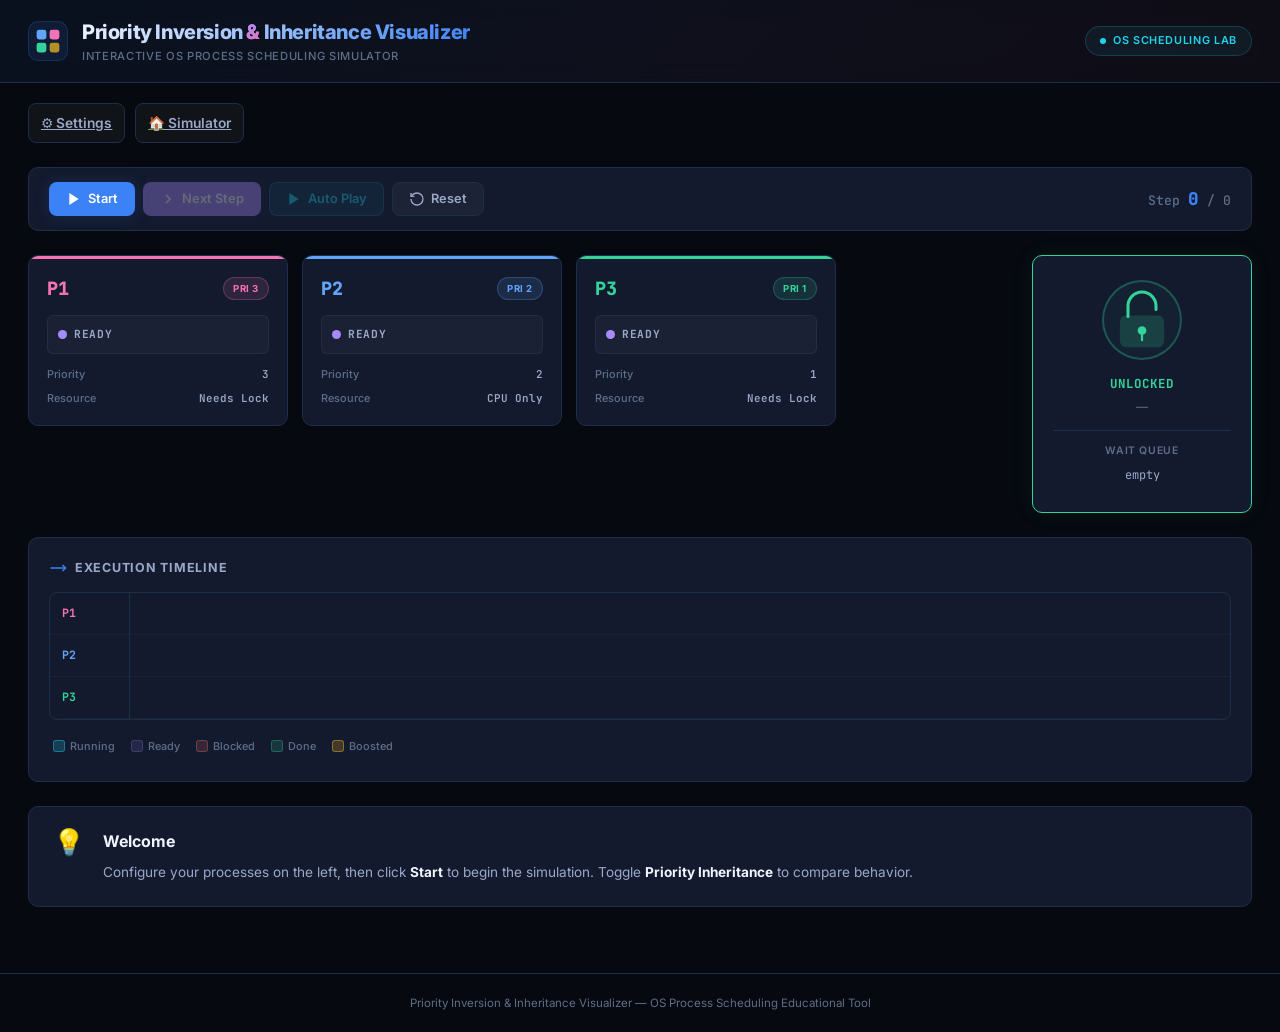
<file: index.html>
<!DOCTYPE html>
<html lang="en">
<head>
    <meta charset="UTF-8">
    <meta name="viewport" content="width=device-width, initial-scale=1.0">
    <meta name="description" content="Interactive educational tool demonstrating priority inversion in OS scheduling and how priority inheritance protocol resolves it.">
    <title>Priority Inversion &amp; Inheritance Visualizer</title>
    <link rel="preconnect" href="https://fonts.googleapis.com">
    <link rel="preconnect" href="https://fonts.gstatic.com" crossorigin>
    <link href="https://fonts.googleapis.com/css2?family=Inter:wght@300;400;500;600;700;800;900&family=JetBrains+Mono:wght@400;500;600;700&display=swap" rel="stylesheet">
    <link rel="stylesheet" href="style.css">
</head>
<body>

    <!-- ===== HEADER ===== -->
    <header id="header">
        <div class="header-inner">
            <div class="logo-group">
                <div class="logo-icon">
                    <svg viewBox="0 0 32 32" fill="none">
                        <rect x="2" y="2" width="12" height="12" rx="3" fill="#60a5fa"/>
                        <rect x="18" y="2" width="12" height="12" rx="3" fill="#f472b6"/>
                        <rect x="2" y="18" width="12" height="12" rx="3" fill="#34d399"/>
                        <rect x="18" y="18" width="12" height="12" rx="3" fill="#fbbf24" opacity=".7"/>
                    </svg>
                </div>
                <div>
                    <h1>Priority Inversion <span>&amp;</span> Inheritance Visualizer</h1>
                    <p class="tagline">Interactive OS Process Scheduling Simulator</p>
                </div>
            </div>
            <div class="header-pill"><span class="live-dot"></span>OS Scheduling Lab</div>
        </div>
    </header>

    <div class="page-actions">
        <a href="settings.html" class="btn btn-ghost">⚙️ Settings</a>
        <a href="index.html" class="btn btn-ghost">🏠 Simulator</a>
    </div>

    <!-- ===== MAIN LAYOUT ===== -->
    <div id="app" class="no-sidebar">

        <!-- CENTER: Visualization -->
        <main id="vizArea">

            <!-- Control Bar -->
            <div class="control-bar">
                <div class="control-btns">
                    <button class="btn btn-primary" id="btnStart" onclick="startSimulation()">
                        <svg width="16" height="16" viewBox="0 0 24 24" fill="currentColor"><polygon points="5,3 19,12 5,21"/></svg>
                        Start
                    </button>
                    <button class="btn btn-accent" id="btnNext" onclick="nextStep()" disabled>
                        <svg width="16" height="16" viewBox="0 0 24 24" fill="none" stroke="currentColor" stroke-width="2.5"><polyline points="9,18 15,12 9,6"/></svg>
                        Next Step
                    </button>
                    <button class="btn btn-cyan" id="btnAuto" onclick="toggleAutoPlay()" disabled>
                        <svg width="16" height="16" viewBox="0 0 24 24" fill="currentColor"><polygon points="5,3 19,12 5,21"/></svg>
                        Auto Play
                    </button>
                    <button class="btn btn-ghost" id="btnReset" onclick="resetSimulation()">
                        <svg width="16" height="16" viewBox="0 0 24 24" fill="none" stroke="currentColor" stroke-width="2"><path d="M3 12a9 9 0 1 0 9-9 9.75 9.75 0 0 0-6.74 2.74L3 8"/><path d="M3 3v5h5"/></svg>
                        Reset
                    </button>
                </div>
                <div class="step-indicator">
                    Step <span id="curStep" class="step-num">0</span> / <span id="totalSteps" class="step-den">0</span>
                </div>
            </div>

            <!-- Process + Resource Visual -->
            <div class="viz-main">
                <!-- Process swim-lane cards -->
                <div class="process-lane" id="processLane"></div>

                <!-- Central Resource Lock -->
                <div class="resource-hub" id="resourceHub">
                    <div class="rh-lock" id="rhLock">
                        <svg id="lockSvg" viewBox="0 0 64 80" width="56" height="70">
                            <path id="shackle" d="M16,36 V24 A16,16 0 0 1 48,24 V36" fill="none" stroke="currentColor" stroke-width="3.5" stroke-linecap="round"/>
                            <rect x="8" y="36" width="48" height="34" rx="6" fill="currentColor" opacity=".18" stroke="currentColor" stroke-width="2.5"/>
                            <circle cx="32" cy="52" r="5" fill="currentColor"/>
                            <line x1="32" y1="57" x2="32" y2="63" stroke="currentColor" stroke-width="2.5" stroke-linecap="round"/>
                        </svg>
                    </div>
                    <div class="rh-status" id="rhStatus">UNLOCKED</div>
                    <div class="rh-owner" id="rhOwner">—</div>
                    <div class="rh-queue-wrap">
                        <span class="rh-queue-label">Wait Queue</span>
                        <div class="rh-queue" id="rhQueue">empty</div>
                    </div>
                </div>
            </div>

            <!-- Gantt Timeline -->
            <div class="gantt-section">
                <h2 class="section-label">
                    <svg width="18" height="18" viewBox="0 0 24 24" fill="none" stroke="currentColor" stroke-width="2"><line x1="2" y1="12" x2="22" y2="12"/><polyline points="18,8 22,12 18,16"/></svg>
                    Execution Timeline
                </h2>
                <div class="gantt-chart" id="ganttChart">
                    <div class="gantt-labels" id="ganttLabels"></div>
                    <div class="gantt-tracks" id="ganttTracks"></div>
                </div>
                <div class="gantt-legend">
                    <span class="gl-item"><i class="gl-c gl-running"></i>Running</span>
                    <span class="gl-item"><i class="gl-c gl-ready"></i>Ready</span>
                    <span class="gl-item"><i class="gl-c gl-blocked"></i>Blocked</span>
                    <span class="gl-item"><i class="gl-c gl-done"></i>Done</span>
                    <span class="gl-item"><i class="gl-c gl-boosted"></i>Boosted</span>
                </div>
            </div>

            <!-- Explanation -->
            <div class="explanation-box" id="explanationBox">
                <div class="exp-icon" id="expIcon">💡</div>
                <div class="exp-body">
                    <h3 id="expTitle">Welcome</h3>
                    <p id="expText">Configure your processes on the left, then click <strong>Start</strong> to begin the simulation. Toggle <strong>Priority Inheritance</strong> to compare behavior.</p>
                </div>
            </div>

            <!-- Comparison (shown after simulation completes) -->
            <div class="comparison-panel" id="comparisonPanel" style="display:none">
                <h2 class="section-label">
                    <svg width="18" height="18" viewBox="0 0 24 24" fill="none" stroke="currentColor" stroke-width="2"><path d="M18 20V10M12 20V4M6 20v-6"/></svg>
                    Comparison: With vs Without Priority Inheritance
                </h2>
                <div class="comp-grid">
                    <div class="comp-card comp-bad">
                        <h3>❌ Without Inheritance</h3>
                        <div class="comp-timeline" id="compWithout"></div>
                        <div class="comp-stats" id="compStatsWithout"></div>
                    </div>
                    <div class="comp-card comp-good">
                        <h3>✅ With Inheritance</h3>
                        <div class="comp-timeline" id="compWith"></div>
                        <div class="comp-stats" id="compStatsWith"></div>
                    </div>
                </div>
            </div>

        </main>
    </div>

    <footer id="footer">
        <p>Priority Inversion &amp; Inheritance Visualizer — OS Process Scheduling Educational Tool</p>
    </footer>

    <script src="script.js"></script>
</body>
</html>
</file>
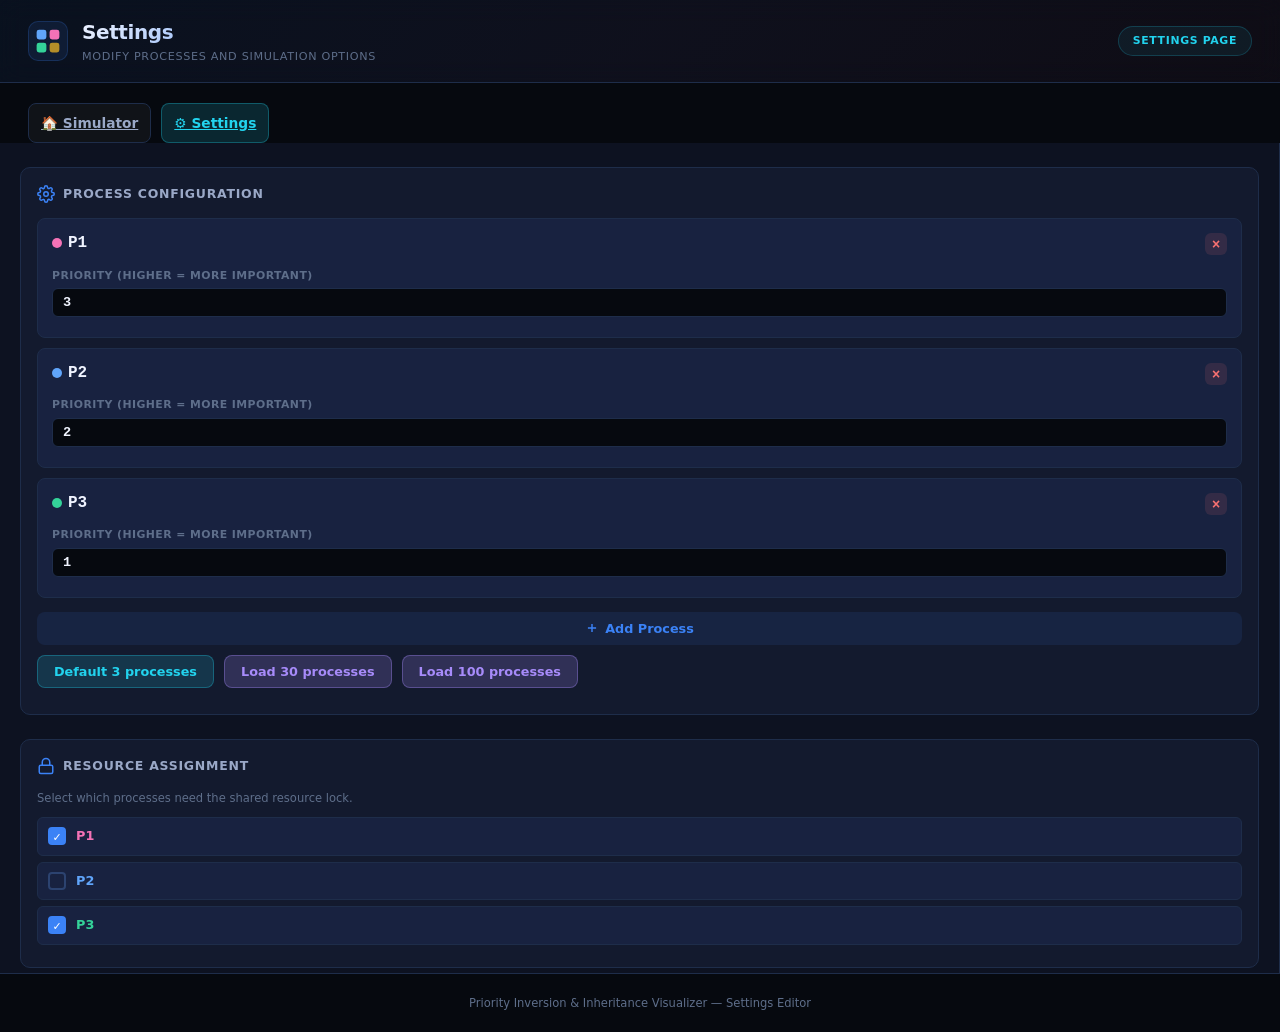
<file: settings.html>
<!DOCTYPE html>
<html lang="en">
<head>
    <meta charset="UTF-8">
    <meta name="viewport" content="width=device-width, initial-scale=1.0">
    <title>Settings - Priority Inversion Visualizer</title>
    <link rel="stylesheet" href="style.css">
</head>
<body>
    <header id="header">
        <div class="header-inner">
            <div class="logo-group">
                <div class="logo-icon">
                    <svg viewBox="0 0 32 32" fill="none">
                        <rect x="2" y="2" width="12" height="12" rx="3" fill="#60a5fa"/>
                        <rect x="18" y="2" width="12" height="12" rx="3" fill="#f472b6"/>
                        <rect x="2" y="18" width="12" height="12" rx="3" fill="#34d399"/>
                        <rect x="18" y="18" width="12" height="12" rx="3" fill="#fbbf24" opacity=".7"/>
                    </svg>
                </div>
                <div>
                    <h1>Settings</h1>
                    <p class="tagline">Modify processes and simulation options</p>
                </div>
            </div>
            <div class="header-pill">Settings Page</div>
        </div>
    </header>

    <div class="page-actions">
        <a href="index.html" class="btn btn-ghost">🏠 Simulator</a>
        <a href="settings.html" class="btn btn-cyan">⚙️ Settings</a>
    </div>

    <div id="app" class="no-sidebar">
        <aside id="configPanel">
            <div class="panel-section">
                <h2 class="panel-title">
                    <svg width="18" height="18" viewBox="0 0 24 24" fill="none" stroke="currentColor" stroke-width="2"><circle cx="12" cy="12" r="3"/><path d="M19.4 15a1.65 1.65 0 0 0 .33 1.82l.06.06a2 2 0 1 1-2.83 2.83l-.06-.06a1.65 1.65 0 0 0-1.82-.33 1.65 1.65 0 0 0-1 1.51V21a2 2 0 0 1-4 0v-.09A1.65 1.65 0 0 0 9 19.4a1.65 1.65 0 0 0-1.82.33l-.06.06a2 2 0 1 1-2.83-2.83l.06-.06A1.65 1.65 0 0 0 4.68 15a1.65 1.65 0 0 0-1.51-1H3a2 2 0 0 1 0-4h.09A1.65 1.65 0 0 0 4.6 9a1.65 1.65 0 0 0-.33-1.82l-.06-.06a2 2 0 1 1 2.83-2.83l.06.06A1.65 1.65 0 0 0 9 4.68a1.65 1.65 0 0 0 1-1.51V3a2 2 0 0 1 4 0v.09a1.65 1.65 0 0 0 1 1.51 1.65 1.65 0 0 0 1.82-.33l.06-.06a2 2 0 1 1 2.83 2.83l-.06.06A1.65 1.65 0 0 0 19.4 9a1.65 1.65 0 0 0 1.51 1H21a2 2 0 0 1 0 4h-.09a1.65 1.65 0 0 0-1.51 1z"/></svg>
                    Process Configuration
                </h2>
                <div id="processListConfig"></div>
                <div class="settings-action-group">
                    <button class="btn btn-add" id="btnAddProcess" onclick="addProcess()">
                        <svg width="14" height="14" viewBox="0 0 24 24" fill="none" stroke="currentColor" stroke-width="2.5"><line x1="12" y1="5" x2="12" y2="19"/><line x1="5" y1="12" x2="19" y2="12"/></svg>
                        Add Process
                    </button>
                    <button class="btn btn-cyan" onclick="setDefaultExample()">Default 3 processes</button>
                    <button class="btn btn-purple" onclick="setBulkExample(30)">Load 30 processes</button>
                    <button class="btn btn-purple" onclick="setBulkExample(100)">Load 100 processes</button>
                </div>
            </div>

            <div class="panel-section">
                <h2 class="panel-title">
                    <svg width="18" height="18" viewBox="0 0 24 24" fill="none" stroke="currentColor" stroke-width="2"><rect x="3" y="11" width="18" height="11" rx="2"/><path d="M7 11V7a5 5 0 0 1 10 0v4"/></svg>
                    Resource Assignment
                </h2>
                <p class="panel-hint">Select which processes need the shared resource lock.</p>
                <div id="resourceAssignment"></div>
            </div>

            <div class="panel-section">
                <h2 class="panel-title">
                    <svg width="18" height="18" viewBox="0 0 24 24" fill="none" stroke="currentColor" stroke-width="2"><path d="M12 20V10M18 20V4M6 20v-4"/></svg>
                    Options
                </h2>
                <div class="toggle-row" id="inheritanceToggle" onclick="toggleInheritance()">
                    <div class="toggle-track"><div class="toggle-thumb"></div></div>
                    <span class="toggle-label">Priority Inheritance</span>
                    <span class="toggle-badge off" id="toggleBadge">OFF</span>
                </div>
                <div class="speed-row">
                    <label>Simulation Speed</label>
                    <div class="speed-slider-group">
                        <input type="range" min="1" max="5" value="3" id="speedSlider" oninput="updateSpeed(this.value)">
                        <span id="speedLabel" class="speed-val">1×</span>
                    </div>
                </div>
            </div>
        </aside>
    </div>

    <footer id="footer">
        <p>Priority Inversion &amp; Inheritance Visualizer — Settings Editor</p>
    </footer>

    <script src="script.js"></script>
</body>
</html>
</file>
<file: style.css>
/* ================================================================
   Priority Inversion Visualizer — Complete Stylesheet
   ================================================================ */

/* ---- Tokens ---- */
:root {
    /* surfaces */
    --bg-body:     #06090f;
    --bg-panel:    #0d1221;
    --bg-card:     #131a2e;
    --bg-card-alt: #182240;
    --bg-hover:    #1b2544;

    /* borders */
    --border:      #1e2d4a;
    --border-hi:   #2c4370;

    /* text */
    --tx-1: #f0f4ff;
    --tx-2: #9aa8c7;
    --tx-3: #5e6e8a;

    /* accents */
    --blue:   #3b82f6;
    --cyan:   #22d3ee;
    --purple: #a78bfa;
    --pink:   #f472b6;
    --green:  #34d399;
    --yellow: #fbbf24;
    --red:    #f87171;
    --orange: #fb923c;

    /* semantic */
    --pri-high:   var(--pink);
    --pri-med:    var(--yellow);
    --pri-low:    var(--green);

    --st-run:     var(--cyan);
    --st-ready:   var(--purple);
    --st-blocked: var(--red);
    --st-done:    var(--green);
    --st-boost:   var(--yellow);

    /* misc */
    --radius:     10px;
    --sans: 'Inter', system-ui, -apple-system, sans-serif;
    --mono: 'JetBrains Mono', 'Fira Code', monospace;
}

/* ---- Reset ---- */
*,*::before,*::after{margin:0;padding:0;box-sizing:border-box}
html{scroll-behavior:smooth}
body{
    font-family:var(--sans);
    background:var(--bg-body);
    color:var(--tx-1);
    line-height:1.6;
    min-height:100vh;
    overflow-x:hidden;
}

/* ================================================================
   HEADER
   ================================================================ */
#header{
    background: linear-gradient(135deg,rgba(59,130,246,.07),rgba(167,139,250,.06),rgba(244,114,182,.04));
    border-bottom:1px solid var(--border);
    padding:16px 28px;
    position:sticky;top:0;z-index:100;
    backdrop-filter:blur(12px);
    -webkit-backdrop-filter:blur(12px);
}
.header-inner{
    max-width:1600px;margin:0 auto;
    display:flex;align-items:center;justify-content:space-between;
}
.logo-group{display:flex;align-items:center;gap:14px}
.logo-icon{
    width:40px;height:40px;display:grid;place-items:center;
    background:rgba(59,130,246,.1);border:1px solid rgba(59,130,246,.2);
    border-radius:10px;animation:logoFloat 3s ease-in-out infinite;
}
.logo-icon svg{width:26px;height:26px}
@keyframes logoFloat{0%,100%{transform:translateY(0)}50%{transform:translateY(-3px)}}
#header h1{
    font-size:1.25rem;font-weight:800;letter-spacing:-.02em;
    background:linear-gradient(135deg,var(--tx-1),var(--blue));
    -webkit-background-clip:text;-webkit-text-fill-color:transparent;
    background-clip:text;
}
#header h1 span{
    background:linear-gradient(135deg,var(--purple),var(--pink));
    -webkit-background-clip:text;background-clip:text;
}
.tagline{font-size:.7rem;color:var(--tx-3);text-transform:uppercase;letter-spacing:.06em;font-weight:500}
.header-pill{
    display:flex;align-items:center;gap:7px;
    padding:5px 14px;border-radius:100px;
    background:rgba(34,211,238,.07);border:1px solid rgba(34,211,238,.2);
    font-size:.68rem;font-weight:600;color:var(--cyan);text-transform:uppercase;letter-spacing:.06em;
}
.live-dot{width:6px;height:6px;border-radius:50%;background:var(--cyan);animation:blink 2s ease-in-out infinite}
@keyframes blink{0%,100%{opacity:1}50%{opacity:.3}}

/* ================================================================
   APP LAYOUT — sidebar + main
   ================================================================ */
#app{
    max-width:1600px;margin:0 auto;
    display:grid;
    grid-template-columns:300px 1fr;
    gap:0;
    min-height:calc(100vh - 70px);
}
#app.no-sidebar {
    grid-template-columns:1fr;
}

.page-actions {
    max-width:1600px;margin:20px auto 0;padding:0 28px;display:flex;gap:10px;
}

.page-actions .btn {
    padding:8px 12px;border-radius:8px;font-size:0.86rem;
}

/* ---- Sidebar ---- */
#configPanel{
    background:var(--bg-panel);
    border-right:1px solid var(--border);
    padding:24px 20px;
    display:flex;flex-direction:column;gap:24px;
    overflow-y:auto;
    max-height:calc(100vh - 70px);
    position:sticky;top:70px;
}
.panel-section{
    background:var(--bg-card);border:1px solid var(--border);border-radius:var(--radius);
    padding:16px;
}
.panel-title{
    display:flex;align-items:center;gap:8px;
    font-size:.78rem;font-weight:700;text-transform:uppercase;letter-spacing:.06em;
    color:var(--tx-2);margin-bottom:14px;
}
.panel-title svg{color:var(--blue)}
.panel-hint{font-size:.72rem;color:var(--tx-3);margin-bottom:10px;line-height:1.5}

/* Process config cards in sidebar */
.proc-config{
    background:var(--bg-card-alt);
    border:1px solid var(--border);border-radius:8px;
    padding:12px 14px;margin-bottom:10px;
    transition:border-color .2s;
    position:relative;
}
.proc-config:hover{border-color:var(--border-hi)}
.pc-header{display:flex;align-items:center;justify-content:space-between;margin-bottom:10px}
.pc-name{
    font-family:var(--mono);font-weight:800;font-size:1rem;
}
.pc-remove{
    width:22px;height:22px;border-radius:6px;border:none;
    background:rgba(248,113,113,.12);color:var(--red);cursor:pointer;
    display:grid;place-items:center;font-size:14px;font-weight:700;
    transition:background .15s;
}
.pc-remove:hover{background:rgba(248,113,113,.25)}

.pc-field{margin-bottom:8px}
.pc-field label{display:block;font-size:.68rem;color:var(--tx-3);font-weight:600;margin-bottom:4px;text-transform:uppercase;letter-spacing:.04em}
.pc-field input[type="number"]{
    width:100%;padding:6px 10px;
    background:var(--bg-body);border:1px solid var(--border);border-radius:6px;
    color:var(--tx-1);font-family:var(--mono);font-size:.85rem;font-weight:600;
    outline:none;transition:border-color .15s;
}
.pc-field input[type="number"]:focus{border-color:var(--blue)}

/* Color dot for each process */
.pc-dot{
    width:10px;height:10px;border-radius:50%;display:inline-block;margin-right:6px;
    vertical-align:middle;
}

/* Resource assignment checkboxes */
.ra-item{
    display:flex;align-items:center;gap:10px;
    padding:8px 10px;border-radius:6px;
    background:var(--bg-card-alt);border:1px solid var(--border);
    margin-bottom:6px;cursor:pointer;transition:background .15s;
}
.ra-item:hover{background:var(--bg-hover)}
.ra-check{
    width:18px;height:18px;border-radius:4px;
    border:2px solid var(--border-hi);background:transparent;
    display:grid;place-items:center;transition:all .15s;flex-shrink:0;
}
.ra-check.checked{background:var(--blue);border-color:var(--blue)}
.ra-check.checked::after{content:'✓';color:#fff;font-size:11px;font-weight:700}
.ra-label{font-size:.8rem;font-weight:600}

/* Toggle */
.toggle-row{
    display:flex;align-items:center;gap:10px;cursor:pointer;
    padding:10px 12px;border-radius:8px;
    background:var(--bg-card-alt);border:1px solid var(--border);
    margin-bottom:10px;transition:border-color .2s;
    user-select:none;
}
.toggle-row:hover{border-color:var(--border-hi)}
.toggle-track{
    width:40px;height:22px;border-radius:100px;
    background:rgba(255,255,255,.08);border:1px solid var(--border);
    position:relative;transition:all .25s;flex-shrink:0;
}
.toggle-thumb{
    width:16px;height:16px;border-radius:50%;
    background:var(--tx-3);position:absolute;top:2px;left:2px;
    transition:all .25s;
}
.toggle-row.active .toggle-track{background:rgba(34,211,238,.18);border-color:rgba(34,211,238,.4)}
.toggle-row.active .toggle-thumb{left:20px;background:var(--cyan);box-shadow:0 0 8px rgba(34,211,238,.5)}
.toggle-label{font-size:.8rem;font-weight:600;color:var(--tx-2);flex:1}
.toggle-row.active .toggle-label{color:var(--cyan)}
.toggle-badge{
    font-size:.62rem;font-weight:700;padding:2px 7px;border-radius:4px;
    letter-spacing:.06em;
}
.toggle-badge.off{background:rgba(248,113,113,.12);color:var(--red)}
.toggle-badge.on{background:rgba(34,211,238,.12);color:var(--cyan)}

/* Speed */
.speed-row{
    padding:10px 12px;border-radius:8px;
    background:var(--bg-card-alt);border:1px solid var(--border);
}
.speed-row label{font-size:.72rem;font-weight:600;color:var(--tx-3);display:block;margin-bottom:6px}
.speed-slider-group{display:flex;align-items:center;gap:10px}
.speed-slider-group input[type="range"]{
    flex:1;height:4px;-webkit-appearance:none;appearance:none;
    background:var(--border);border-radius:2px;outline:none;
}
.speed-slider-group input[type="range"]::-webkit-slider-thumb{
    -webkit-appearance:none;width:14px;height:14px;border-radius:50%;
    background:var(--blue);cursor:pointer;box-shadow:0 0 6px rgba(59,130,246,.4);
}
.speed-val{font-family:var(--mono);font-weight:600;font-size:.78rem;color:var(--blue);min-width:24px}

/* Add Process btn */
.btn-add{
    width:100%;padding:9px;border-radius:8px;
    background:rgba(59,130,246,.1);border:1px dashed rgba(59,130,246,.3);
    color:var(--blue);font-family:var(--sans);font-size:.78rem;font-weight:600;
    cursor:pointer;display:flex;align-items:center;justify-content:center;gap:6px;
    transition:all .15s;margin-top:4px;
}
.btn-add:hover{background:rgba(59,130,246,.18);border-color:rgba(59,130,246,.5)}

/* ================================================================
   MAIN VIZ AREA
   ================================================================ */
#vizArea{
    padding:24px 28px 60px;
    overflow-y:auto;
    display:flex;flex-direction:column;gap:24px;
}

/* ---- Control Bar ---- */
.control-bar{
    display:flex;align-items:center;justify-content:space-between;
    background:var(--bg-card);border:1px solid var(--border);border-radius:var(--radius);
    padding:14px 20px;flex-wrap:wrap;gap:12px;
}
.control-btns{display:flex;gap:8px;flex-wrap:wrap}

/* Buttons */
.btn{
    display:inline-flex;align-items:center;gap:6px;
    padding:8px 16px;border-radius:8px;border:1px solid transparent;
    font-family:var(--sans);font-size:.8rem;font-weight:600;
    cursor:pointer;transition:all .2s;position:relative;overflow:hidden;
}
.btn:active{transform:scale(.97)}
.btn:disabled{opacity:.35;cursor:not-allowed;transform:none}
.btn-primary{background:var(--blue);color:#fff;border-color:rgba(59,130,246,.4);box-shadow:0 0 16px rgba(59,130,246,.15)}
.btn-primary:hover:not(:disabled){box-shadow:0 0 24px rgba(59,130,246,.3);transform:translateY(-1px)}
.btn-accent{background:var(--purple);color:#fff;border-color:rgba(167,139,250,.4);box-shadow:0 0 16px rgba(167,139,250,.12)}
.btn-accent:hover:not(:disabled){box-shadow:0 0 24px rgba(167,139,250,.25);transform:translateY(-1px)}
.btn-cyan{background:rgba(34,211,238,.15);color:var(--cyan);border-color:rgba(34,211,238,.3)}
.btn-cyan:hover:not(:disabled){background:rgba(34,211,238,.25)}
.btn-cyan.playing{background:rgba(248,113,113,.15);color:var(--red);border-color:rgba(248,113,113,.3)}
.btn-purple{background:rgba(167,139,250,.2);color:var(--purple);border-color:rgba(167,139,250,.35)}
.btn-purple:hover:not(:disabled){background:rgba(167,139,250,.3)}
.btn-ghost{background:rgba(255,255,255,.04);color:var(--tx-2);border-color:var(--border)}
.btn-ghost:hover:not(:disabled){background:rgba(255,255,255,.08);color:var(--tx-1)}

.settings-action-group{display:flex;flex-wrap:wrap;gap:10px;margin-bottom:10px;}

.step-indicator{
    font-family:var(--mono);font-size:.82rem;color:var(--tx-3);font-weight:500;
}
.step-num{color:var(--blue);font-weight:800;font-size:1.1rem}
.step-den{color:var(--tx-3)}

/* ---- Process Lane (visual cards in center) ---- */
.viz-main{
    display:flex;gap:24px;align-items:flex-start;flex-wrap:wrap;
}
.process-lane{
    flex:1;min-width:0;
    display:flex;flex-wrap:wrap;gap:14px;
}

/* Individual process visual card */
.pv-card{
    flex:1;min-width:180px;max-width:260px;
    background:var(--bg-card);border:1px solid var(--border);border-radius:var(--radius);
    padding:18px;position:relative;overflow:hidden;
    transition:all .4s ease;
}
.pv-card::before{
    content:'';position:absolute;top:0;left:0;right:0;height:3px;
    border-radius:var(--radius) var(--radius) 0 0;
}
.pv-card .pv-bar{position:absolute;top:0;left:0;right:0;height:3px;border-radius:var(--radius) var(--radius) 0 0}

/* State styling */
.pv-card.st-running{border-color:var(--st-run);box-shadow:0 0 22px rgba(34,211,238,.12)}
.pv-card.st-blocked{border-color:var(--st-blocked);box-shadow:0 0 18px rgba(248,113,113,.08)}
.pv-card.st-done{border-color:var(--st-done);box-shadow:0 0 18px rgba(52,211,153,.1);opacity:.7}
.pv-card.st-boosted{border-color:var(--st-boost);box-shadow:0 0 28px rgba(251,191,36,.15)}
.pv-card.st-ready{border-color:var(--border)}

.pv-card.st-running .pv-pulse{animation:pvPulse 1.5s ease-in-out infinite}
.pv-card.st-boosted .pv-pulse{animation:pvBoost 1s ease-in-out infinite}

.pv-pulse{
    position:absolute;inset:0;border-radius:var(--radius);
    pointer-events:none;border:2px solid transparent;
}

@keyframes pvPulse{0%,100%{border-color:rgba(34,211,238,.3)}50%{border-color:rgba(34,211,238,.08)}}
@keyframes pvBoost{0%,100%{box-shadow:inset 0 0 16px rgba(251,191,36,.05)}50%{box-shadow:inset 0 0 28px rgba(251,191,36,.15)}}

.pv-head{display:flex;align-items:center;justify-content:space-between;margin-bottom:12px}
.pv-name{font-family:var(--mono);font-size:1.15rem;font-weight:800}
.pv-pri-badge{
    font-size:.6rem;font-weight:700;padding:3px 9px;border-radius:100px;
    letter-spacing:.06em;text-transform:uppercase;
}

.pv-state{
    display:flex;align-items:center;gap:7px;
    padding:7px 10px;background:rgba(255,255,255,.03);
    border-radius:6px;border:1px solid rgba(255,255,255,.05);
    margin-bottom:12px;
}
.pv-state-dot{
    width:9px;height:9px;border-radius:50%;transition:all .3s;
}
.pv-state-dot.st-running{background:var(--st-run);box-shadow:0 0 6px var(--st-run)}
.pv-state-dot.st-blocked{background:var(--st-blocked);box-shadow:0 0 6px var(--st-blocked)}
.pv-state-dot.st-done{background:var(--st-done);box-shadow:0 0 6px var(--st-done)}
.pv-state-dot.st-boosted{background:var(--st-boost);box-shadow:0 0 6px var(--st-boost)}
.pv-state-dot.st-ready{background:var(--st-ready)}

.pv-state-text{font-family:var(--mono);font-size:.7rem;font-weight:700;color:var(--tx-2);letter-spacing:.06em}

.pv-gear{
    margin-left:auto;font-size:.9rem;opacity:0;transition:opacity .3s;
    display:inline-block;
}
.pv-card.st-running .pv-gear,
.pv-card.st-boosted .pv-gear {
    opacity:1; animation:gearSpin 2s linear infinite;
}
@keyframes gearSpin { 100% { transform:rotate(360deg); } }

/* Micro-Animations */
.shake-lock { animation: lockShake 0.4s ease; }
@keyframes lockShake {
    0%, 100% { transform: translateX(0); }
    20%, 60% { transform: translateX(-6px); }
    40%, 80% { transform: translateX(6px); }
}

.shake-card { animation: cardShake 0.4s ease; }
@keyframes cardShake {
    0%, 100% { transform: translateX(0); }
    20%, 60% { transform: translateX(-4px); }
    40%, 80% { transform: translateX(4px); }
}

.anim-particle {
    position: fixed; width: 14px; height: 14px; border-radius: 50%;
    z-index: 9999; pointer-events: none;
    transition: all 0.5s cubic-bezier(0.25, 1, 0.5, 1);
}

.anim-deny-text, .anim-accept-text {
    position: fixed; font-weight: 800; font-size: 1.1rem;
    pointer-events: none; z-index: 9999;
    animation: floatUp 0.8s forwards;
}
.anim-deny-text { color: var(--red); text-shadow: 0 0 10px rgba(248,113,113, 0.6); }
.anim-accept-text { color: var(--green); text-shadow: 0 0 10px rgba(52,211,153, 0.6); }

@keyframes floatUp {
    0% { transform: translateY(0) scale(0.5); opacity: 0; }
    20% { transform: translateY(-10px) scale(1.2); opacity: 1; }
    80% { transform: translateY(-30px) scale(1); opacity: 1; }
    100% { transform: translateY(-40px) scale(1); opacity: 0; }
}

.pv-info{display:flex;flex-direction:column;gap:6px}
.pv-info-row{display:flex;justify-content:space-between;align-items:center}
.pv-info-label{font-size:.68rem;color:var(--tx-3);font-weight:500}
.pv-info-val{font-size:.68rem;color:var(--tx-2);font-weight:600;font-family:var(--mono);transition:all .3s}
.pv-info-val.boosted{color:var(--st-boost);text-shadow:0 0 6px rgba(251,191,36,.4)}

/* Animated arrow from process to resource */
.pv-arrow{
    position:absolute;bottom:-8px;left:50%;transform:translateX(-50%);
    width:24px;height:8px;display:none;
}
.pv-arrow svg{width:100%;height:100%}

/* ---- Resource Hub ---- */
.resource-hub{
    width:220px;flex-shrink:0;
    background:var(--bg-card);border:1px solid var(--border);border-radius:var(--radius);
    padding:24px 20px;text-align:center;
    transition:all .4s;
    align-self:flex-start;
}
.resource-hub.locked{border-color:var(--red);box-shadow:0 0 22px rgba(248,113,113,.08)}
.resource-hub.unlocked{border-color:var(--green);box-shadow:0 0 22px rgba(52,211,153,.08)}

.rh-lock{
    width:80px;height:80px;border-radius:50%;margin:0 auto 14px;
    background:rgba(255,255,255,.03);border:2px solid var(--border);
    display:grid;place-items:center;color:var(--tx-3);
    transition:all .4s;
}
.resource-hub.locked .rh-lock{color:var(--red);border-color:rgba(248,113,113,.3);background:rgba(248,113,113,.04);animation:lockPulse 2s ease-in-out infinite}
.resource-hub.unlocked .rh-lock{color:var(--green);border-color:rgba(52,211,153,.3);background:rgba(52,211,153,.04)}
@keyframes lockPulse{0%,100%{box-shadow:0 0 0 0 rgba(248,113,113,.15)}50%{box-shadow:0 0 0 8px rgba(248,113,113,0)}}

.rh-status{
    font-family:var(--mono);font-size:.78rem;font-weight:700;letter-spacing:.08em;
    color:var(--tx-2);margin-bottom:3px;transition:color .3s;
}
.resource-hub.locked .rh-status{color:var(--red)}
.resource-hub.unlocked .rh-status{color:var(--green)}

.rh-owner{font-size:.75rem;color:var(--tx-3);margin-bottom:14px}

.rh-queue-wrap{
    padding-top:12px;border-top:1px solid var(--border);
}
.rh-queue-label{
    font-size:.65rem;color:var(--tx-3);font-weight:600;text-transform:uppercase;
    letter-spacing:.06em;display:block;margin-bottom:6px;
}
.rh-queue{
    font-family:var(--mono);font-size:.75rem;color:var(--tx-2);min-height:22px;
}
.q-tag{
    display:inline-block;padding:2px 9px;margin:2px;
    background:rgba(248,113,113,.1);border:1px solid rgba(248,113,113,.2);
    border-radius:100px;color:var(--red);font-size:.68rem;font-weight:600;
}

/* ================================================================
   GANTT TIMELINE
   ================================================================ */
.gantt-section{
    background:var(--bg-card);border:1px solid var(--border);border-radius:var(--radius);
    padding:20px;
}
.section-label{
    display:flex;align-items:center;gap:8px;
    font-size:.78rem;font-weight:700;text-transform:uppercase;letter-spacing:.06em;
    color:var(--tx-2);margin-bottom:14px;
}
.section-label svg{color:var(--blue)}

.gantt-chart{display:flex;gap:0;overflow:hidden;border-radius:8px;border:1px solid var(--border)}

.gantt-labels{
    display:flex;flex-direction:column;
    border-right:1px solid var(--border);flex-shrink:0;min-width:80px;
}
.gl-label{
    height:42px;display:flex;align-items:center;padding:0 12px;
    font-family:var(--mono);font-size:.72rem;font-weight:700;
    border-bottom:1px solid rgba(255,255,255,.03);
}

.gantt-tracks{flex:1;display:flex;flex-direction:column;overflow-x:auto}
.gt-track{
    height:42px;display:flex;align-items:center;padding:4px 8px;gap:3px;
    border-bottom:1px solid rgba(255,255,255,.03);
}

.gt-block{
    height:30px;min-width:48px;flex:1;border-radius:6px;
    display:flex;align-items:center;justify-content:center;
    font-family:var(--mono);font-size:.62rem;font-weight:700;letter-spacing:.03em;
    animation:blkAppear .35s cubic-bezier(.34,1.56,.64,1);
    position:relative;overflow:hidden;
}
.gt-block::after{content:'';position:absolute;inset:0;background:linear-gradient(135deg,rgba(255,255,255,.08),transparent);pointer-events:none}
@keyframes blkAppear{0%{transform:scaleX(0);opacity:0}100%{transform:scaleX(1);opacity:1}}

.gt-running{background:rgba(34,211,238,.2);border:1px solid rgba(34,211,238,.4);color:var(--st-run)}
.gt-ready{background:rgba(167,139,250,.12);border:1px solid rgba(167,139,250,.22);color:var(--st-ready)}
.gt-blocked{
    background:rgba(248,113,113,.15);border:1px solid rgba(248,113,113,.3);color:var(--st-blocked);
    background-image:repeating-linear-gradient(45deg,transparent,transparent 3px,rgba(248,113,113,.06) 3px,rgba(248,113,113,.06) 6px);
}
.gt-done{background:rgba(52,211,153,.15);border:1px solid rgba(52,211,153,.3);color:var(--st-done)}
.gt-boosted{
    background:rgba(251,191,36,.2);border:1px solid rgba(251,191,36,.4);color:var(--st-boost);
    animation:blkAppear .35s cubic-bezier(.34,1.56,.64,1),bstShimmer 2s ease-in-out infinite;
}
.gt-idle{background:rgba(255,255,255,.015);border:1px dashed rgba(255,255,255,.06);color:var(--tx-3);font-weight:400}
@keyframes bstShimmer{0%,100%{box-shadow:inset 0 0 12px rgba(251,191,36,.08)}50%{box-shadow:inset 0 0 22px rgba(251,191,36,.2)}}

.gantt-legend{
    display:flex;gap:16px;margin-top:12px;flex-wrap:wrap;padding:6px 4px;
}
.gl-item{display:flex;align-items:center;gap:5px;font-size:.68rem;color:var(--tx-3);font-weight:500}
.gl-c{width:12px;height:12px;border-radius:3px}
.gl-running{background:rgba(34,211,238,.2);border:1px solid rgba(34,211,238,.4)}
.gl-ready{background:rgba(167,139,250,.12);border:1px solid rgba(167,139,250,.22)}
.gl-blocked{background:rgba(248,113,113,.15);border:1px solid rgba(248,113,113,.3)}
.gl-done{background:rgba(52,211,153,.15);border:1px solid rgba(52,211,153,.3)}
.gl-boosted{background:rgba(251,191,36,.2);border:1px solid rgba(251,191,36,.4)}

/* ================================================================
   EXPLANATION BOX
   ================================================================ */
.explanation-box{
    display:flex;gap:18px;align-items:flex-start;
    background:var(--bg-card);border:1px solid var(--border);border-radius:var(--radius);
    padding:22px 24px;transition:all .4s;
}
.explanation-box.active{border-color:var(--blue);box-shadow:0 0 20px rgba(59,130,246,.08)}
.exp-icon{font-size:1.6rem;flex-shrink:0;line-height:1}
.exp-body{flex:1}
.exp-body h3{font-size:1rem;font-weight:700;margin-bottom:6px}
.exp-body p{font-size:.85rem;color:var(--tx-2);line-height:1.7}
.exp-body p strong{color:var(--tx-1)}
.exp-body .exp-detail{
    margin-top:10px;padding:10px 14px;border-radius:6px;
    background:rgba(59,130,246,.05);border:1px solid rgba(59,130,246,.1);
    font-size:.78rem;color:var(--tx-3);line-height:1.6;
    animation:fadeSlideUp .4s ease;
}
@keyframes fadeSlideUp{0%{opacity:0;transform:translateY(6px)}100%{opacity:1;transform:translateY(0)}}

/* ================================================================
   COMPARISON PANEL
   ================================================================ */
.comparison-panel{animation:fadeSlideUp .5s ease}
.comp-grid{display:grid;grid-template-columns:1fr 1fr;gap:16px}
.comp-card{
    background:var(--bg-card);border:1px solid var(--border);border-radius:var(--radius);
    padding:20px;
}
.comp-card h3{font-size:.88rem;font-weight:700;margin-bottom:14px}
.comp-bad{border-color:rgba(248,113,113,.15)}
.comp-bad h3{color:var(--red)}
.comp-good{border-color:rgba(52,211,153,.15)}
.comp-good h3{color:var(--green)}

.comp-timeline{
    display:flex;flex-direction:column;gap:4px;
    padding:10px;background:rgba(0,0,0,.2);border-radius:6px;margin-bottom:14px;
}
.ct-row{display:flex;align-items:center;gap:6px}
.ct-label{font-family:var(--mono);font-size:.65rem;font-weight:700;width:26px;flex-shrink:0}
.ct-blocks{display:flex;gap:2px;flex:1}
.ct-block{
    height:22px;flex:1;border-radius:3px;display:flex;align-items:center;justify-content:center;
    font-family:var(--mono);font-size:.54rem;font-weight:600;
}

.comp-stats{display:flex;flex-direction:column;gap:6px}
.cs-row{
    display:flex;justify-content:space-between;align-items:center;
    padding:6px 10px;background:rgba(255,255,255,.02);border-radius:6px;
}
.cs-label{font-size:.72rem;color:var(--tx-3);font-weight:500}
.cs-val{font-family:var(--mono);font-size:.72rem;font-weight:700;color:var(--tx-2)}
.cs-bad{color:var(--red)}
.cs-good{color:var(--green)}

/* ================================================================
   FOOTER
   ================================================================ */
#footer{
    text-align:center;padding:20px;border-top:1px solid var(--border);
    color:var(--tx-3);font-size:.72rem;
}

/* ================================================================
   RESPONSIVE
   ================================================================ */
@media(max-width:1000px){
    #app{grid-template-columns:1fr}
    #configPanel{
        position:static;max-height:none;
        flex-direction:row;flex-wrap:wrap;
        border-right:none;border-bottom:1px solid var(--border);
    }
    .panel-section{flex:1;min-width:250px}
    .viz-main{flex-direction:column}
    .resource-hub{width:100%;align-self:stretch}
}
@media(max-width:700px){
    .comp-grid{grid-template-columns:1fr}
    .control-btns{flex-direction:column;width:100%}
    .btn{justify-content:center}
    .process-lane{flex-direction:column}
    .pv-card{max-width:100%}
}
</file>
